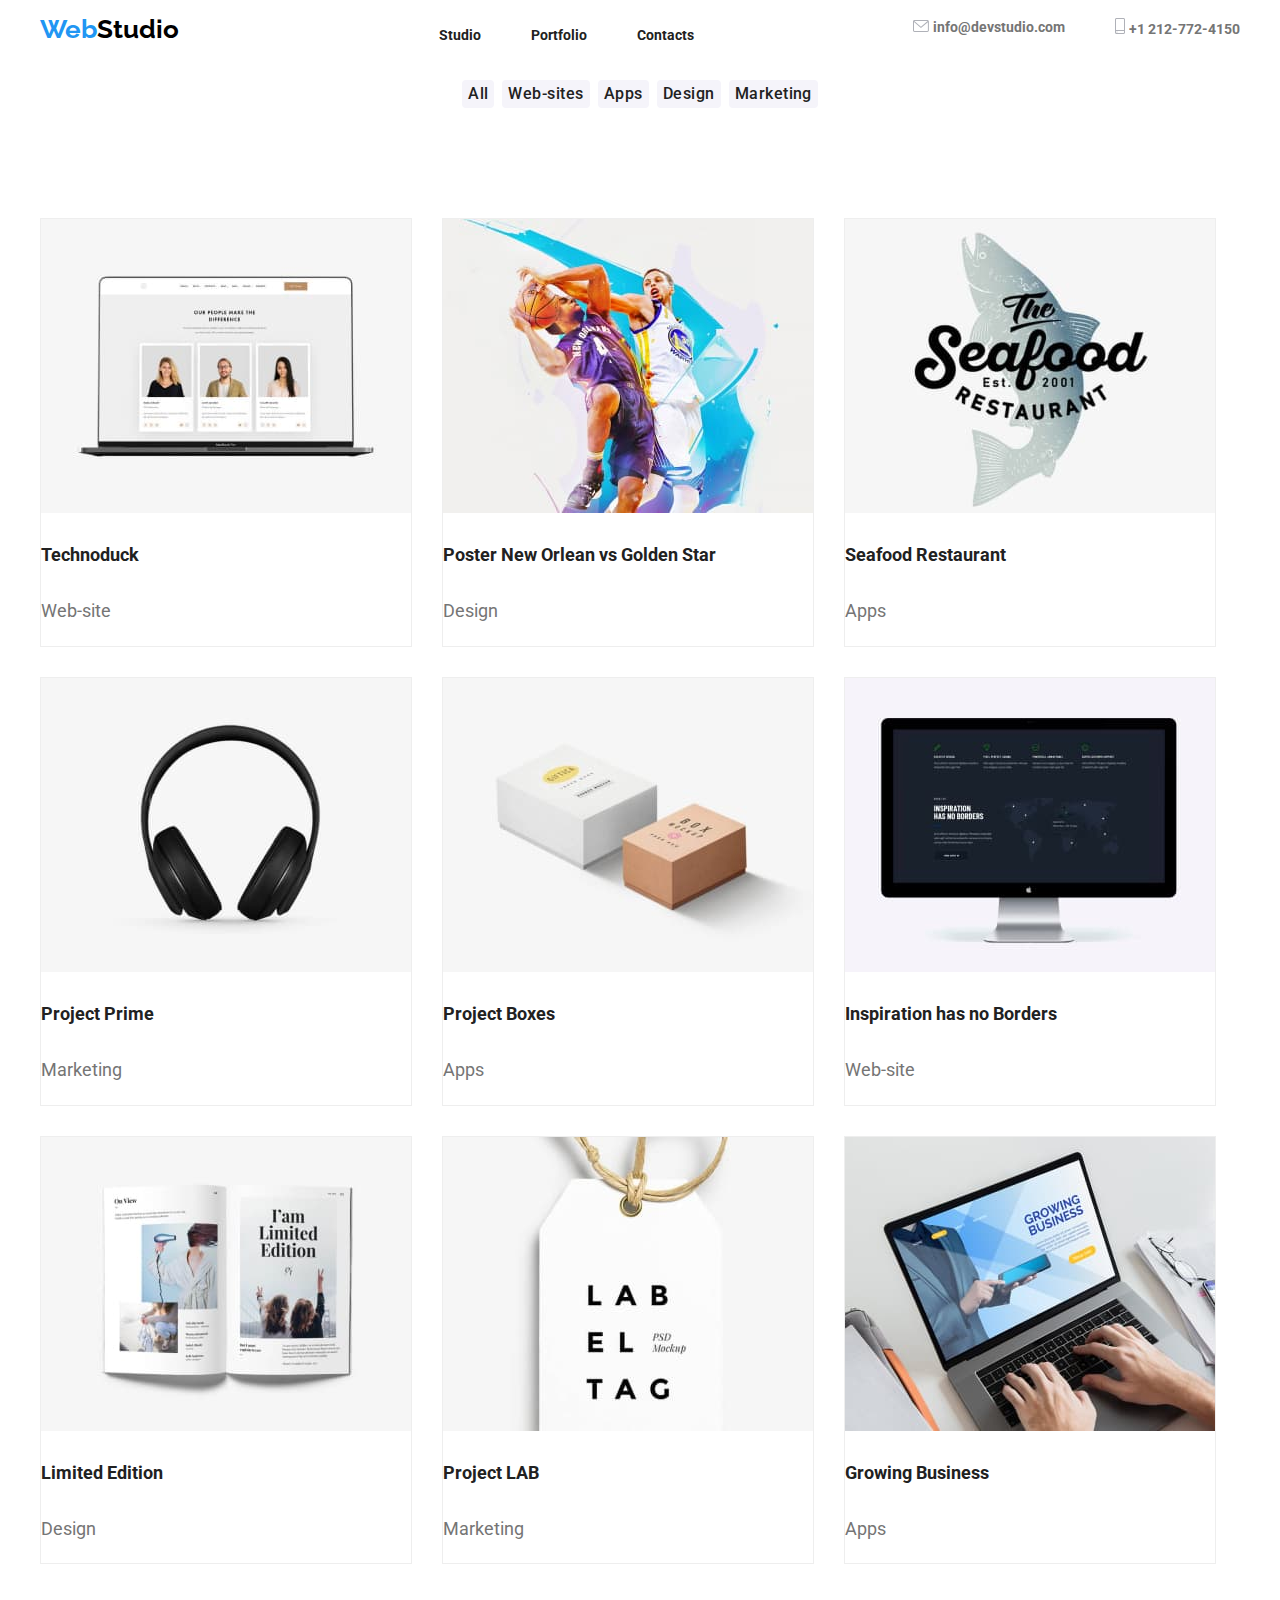
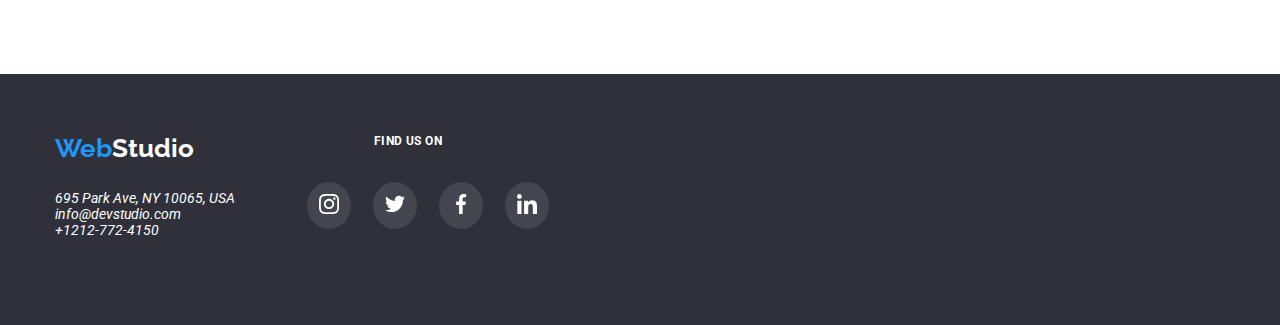
<file: portfolio.html>
<!DOCTYPE html>
<html lang="en">
  <head>
    <meta charset="UTF-8" />
    <meta name="viewport" content="width=device-width, initial-scale=1.0" />
    <title>Portofoliu</title>

    <link rel="stylesheet" href="./css/modern-normalize.css" />
    <link rel="preconnect" href="https://fonts.googleapis.com" />
    <link rel="preconnect" href="https://fonts.gstatic.com" crossorigin />
    <link
      href="https://fonts.googleapis.com/css2?family=Raleway:ital,wght@0,100..900;1,100..900&family=Roboto:ital,wght@0,100;0,300;0,400;0,500;0,700;0,900;1,100;1,300;1,400;1,500;1,700;1,900&display=swap"
      rel="stylesheet"
    />
    <link rel="stylesheet" href="./css/styles.css" />
  </head>
  <!--Header section-->
  <body class="container">
    <header class="header__section">
      <div class="container__header">
        <a href="#"
          ><p class="header_logo"><span class="logo">Web</span>Studio</p>
        </a>
        <nav class="choose_section">
          <ul>
            <li><a class="link" href="index.html">Studio</a></li>
            <li><a class="link" href="portfolio.html">Portfolio</a></li>
            <li><a class="link" href="#">Contacts</a></li>
          </ul>
        </nav>
        <div class="contact_header">
          <div class="svg_contact_header">
            <svg class="header_envelope" width="16" height="12">
              <use
                href="./images/icons.svg/symbol-defs.svg#icon-envelope-opt"
              />
            </svg>
            <a class="send-email" href="mailto:info@devstudio.com"
              >info@devstudio.com</a
            >
          </div>
          <div class="svg_contact_header">
            <svg class="header_phone" width="10" height="16">
              <use
                href="./images/icons.svg/symbol-defs.svg#icon-smartphone-opt"
              />
            </svg>
            <a class="phonecall" href="tel:+12127724150">+1 212-772-4150</a>
          </div>
        </div>
      </div>
    </header>
    <div class="section">
      <button class="buttons" type="button">All</button>
      <button class="buttons" type="button">Web-sites</button>
      <button class="buttons" type="button">Apps</button>
      <button class="buttons" type="button">Design</button>
      <button class="buttons" type="button">Marketing</button>
    </div>
    <div class="cards_flex">
      <ul class="categories">
        <li class="cards">
          <div class="overlay_image">
            <img src="./images/technoduck.jpg" alt="Technology" width="370" />
            <div class="overlay">
              <p class="overlay_p">
                Technoduck is a state-of-the-art coronavirus distribution
                platform. Companies use this platform for digital espionage and
                attacks on competitors' secure servers.
              </p>
            </div>
          </div>
          <p class="subtitle">Technoduck</p>
          <p class="area">Web-site</p>
        </li>
        <li class="cards">
          <div class="overlay_image">
            <img src="./images/poster.jpg" alt="Poster" width="370" />
            <div class="overlay">
              <p class="overlay_p">
                Technoduck is a state-of-the-art coronavirus distribution
                platform. Companies use this platform for digital espionage and
                attacks on competitors' secure servers.
              </p>
            </div>
          </div>
          <p class="subtitle">Poster New Orlean vs Golden Star</p>
          <p class="area">Design</p>
        </li>
        <li class="cards">
          <div class="overlay_image">
            <img src="./images/seafood.jpg" alt="Restaurant" width="370" />

            <div class="overlay">
              <p class="overlay_p">
                Technoduck is a state-of-the-art coronavirus distribution
                platform. Companies use this platform for digital espionage and
                attacks on competitors' secure servers.
              </p>
            </div>
          </div>
          <p class="subtitle">Seafood Restaurant</p>
          <p class="area">Apps</p>
        </li>
        <li class="cards">
          <div class="overlay_image">
            <img src="./images/headphones.jpg" alt="Headphones" width="370" />

            <div class="overlay">
              <p class="overlay_p">
                Technoduck is a state-of-the-art coronavirus distribution
                platform. Companies use this platform for digital espionage and
                attacks on competitors' secure servers.
              </p>
            </div>
          </div>
          <p class="subtitle">Project Prime</p>
          <p class="area">Marketing</p>
        </li>
        <li class="cards">
          <div class="overlay_image">
            <img src="./images/boxes.jpg" alt="Boxes" width="370" />

            <div class="overlay">
              <p class="overlay_p">
                Technoduck is a state-of-the-art coronavirus distribution
                platform. Companies use this platform for digital espionage and
                attacks on competitors' secure servers.
              </p>
            </div>
          </div>
          <p class="subtitle">Project Boxes</p>
          <p class="area">Apps</p>
        </li>
        <li class="cards">
          <div class="overlay_image">
            <img src="./images/monitor.jpg" alt="Researches" width="370" />

            <div class="overlay">
              <p class="overlay_p">
                Technoduck is a state-of-the-art coronavirus distribution
                platform. Companies use this platform for digital espionage and
                attacks on competitors' secure servers.
              </p>
            </div>
          </div>
          <p class="subtitle">Inspiration has no Borders</p>
          <p class="area">Web-site</p>
        </li>
        <li class="cards">
          <div class="overlay_image">
            <img
              src="./images/book.jpg"
              alt="Limited Edition Books"
              width="370"
            />

            <div class="overlay">
              <p class="overlay_p">
                Technoduck is a state-of-the-art coronavirus distribution
                platform. Companies use this platform for digital espionage and
                attacks on competitors' secure servers.
              </p>
            </div>
          </div>
          <p class="subtitle">Limited Edition</p>
          <p class="area">Design</p>
        </li>
        <li class="cards">
          <div class="overlay_image">
            <img
              src="./images/label-tag.jpg"
              alt="Label-tag Promoting"
              width="370"
            />

            <div class="overlay">
              <p class="overlay_p">
                Technoduck is a state-of-the-art coronavirus distribution
                platform. Companies use this platform for digital espionage and
                attacks on competitors' secure servers.
              </p>
            </div>
          </div>
          <p class="subtitle">Project LAB</p>
          <p class="area">Marketing</p>
        </li>
        <li class="cards">
          <div class="overlay_image">
            <img
              src="./images/laptop.jpg"
              alt="Typing on the computer"
              width="370"
            />

            <div class="overlay">
              <p class="overlay_p">
                Technoduck is a state-of-the-art coronavirus distribution
                platform. Companies use this platform for digital espionage and
                attacks on competitors' secure servers.
              </p>
            </div>
          </div>
          <p class="subtitle">Growing Business</p>
          <p class="area">Apps</p>
        </li>
      </ul>
    </div>
    <footer class="container_footer">
      <div class="footer_flex">
        <a href="#">
          <p class="footer_logo"><span class="logo_footer">Web</span>Studio</p>
        </a>
        <address class="address_portfolio">
          695 Park Ave, NY 10065, USA <br />
          info@devstudio.com<br />
          +1212-772-4150
        </address>
      </div>
      <div class="footer_social_media">
        <h5 class="title_footer">FIND US ON</h5>
        <ul class="footer_socialm">
          <li class="icon_footer">
            <svg class="sm_footer" width="20px" height="20px">
              <use
                href="./images/icons.svg/symbol-defs.svg#icon-instagram-opt"
              />
            </svg>
          </li>
          <li class="icon_footer">
            <svg class="sm_footer" width="20px" height="20px">
              <use href="./images/icons.svg/symbol-defs.svg#icon-twitter-opt" />
            </svg>
          </li>
          <li class="icon_footer">
            <svg class="sm_footer" width="20px" height="20px">
              <use
                href="./images/icons.svg/symbol-defs.svg#icon-facebook-opt"
              />
            </svg>
          </li>
          <li class="icon_footer">
            <svg class="sm_footer" width="20px" height="20px">
              <use
                href="./images/icons.svg/symbol-defs.svg#icon-linkedin-opt"
              />
            </svg>
          </li>
        </ul>
      </div>
    </footer>
  </body>
</html>
</file>
<file: css/styles.css>
:root {
  --blue: #2196f3;
  --white: #ffffff;
  --gray: #757575;
  --light-black: #212121;
  --black: #000000;
  --special-gray: #f5f4fa;
  --footer-color: #2f303a;
  --primary-font: 'Roboto', Sans-serif;
  --secondary-font: 'raleway', Sans-serif;
  --background-index: #2f303a;
}

/*Portofolio*/
/*Header section*/
body {
  font-family: var(--primary-font);
  color: var(--white);
}

.header_logo {
  margin-top: 15px;
}
.header__section .container__header {
  display: flex;
  justify-content: space-between;
  margin-bottom: 10px;
}
.logo {
  color: #2196f3;
  text-decoration: none;
}
.header_logo {
  text-decoration-line: none;
  text-decoration: none;
  font-family: var(--secondary-font);
  font-size: 26px;
  font-weight: 700;
  color: var(--black);
}

/*Nav-choose_section*/
.choose_section ul {
  display: flex;
  gap: 50px;
  padding-top: 10px;
}
.choose_section a {
  text-decoration: none;
  color: var(--light-black);
  font-size: 14px;
  font-weight: 700;
  font-family: var(--primary-font);
  position: relative;
}
.choose_section a:hover {
  color: var(--blue);
}
.choose_section a::after,
.choose_section a:after {
  content: '';
  height: 4px;
  border-radius: 20px;
  position: absolute;
  top: 35px;
  left: 0;
  background-color: var(--blue);
  transition-duration: 250ms;
  transition-property: width;
  transition-timing-function: cubic-bezier(0.4, 0, 0.2, 1);
}
.choose_section a:hover::after,
.choose_section a:active::after {
  width: 100%;
}

.send-email {
  text-decoration: none;
  color: var(--gray);
  font-size: 14px;
  font-family: var(--primary-font);
}
.phonecall {
  text-decoration: none;
  color: var(--gray);
  font-size: 14px;
  font-family: var(--primary-font);
}
.contact_header {
  display: flex;
  gap: 50px;
  padding-top: 18px;
  padding-bottom: 18px;
}
.choose_section .link:hover,
.link:focus {
  color: var(--blue);
  transition-timing-function: cubic-bezier(0.4, 0, 0.2, 1);
  transition-duration: 250ms;
}
.send-email:hover,
.send-email:focus {
  color: var(--blue);
  transition-timing-function: cubic-bezier(0.4, 0, 0.2, 1);
  transition-duration: 250ms;
}
.phonecall:hover,
.phonecall:focus {
  color: var(--blue);
  transition-timing-function: cubic-bezier(0.4, 0, 0.2, 1);
  transition-duration: 250ms;
}
/*Div-buttons*/
.buttons {
  font-family: var(--primary-font);
  font-size: 16px;
  font-weight: 500;
  line-height: 26px;
  letter-spacing: 0.03em;
  text-align: center;
  color: var(--light-black);
  background-color: var(--special-gray);
  border: none;
  border-radius: 4px;
  cursor: pointer;
}
.section {
  display: flex;
  justify-content: center;
  gap: 8px;
}
.buttons:hover,
.buttons:focus {
  color: var(--white);
  background-color: var(--blue);
  text-shadow: 10px 10px 10px var(--black);
}

/*List-categories*/
.subtitle {
  font-size: 18px;
  font-family: var(--primary-font);
  color: var(--light-black);
  font-weight: 700;
  line-height: 2;
  text-align: left;
  padding-top: 20px;
}
.area {
  font-family: var(--primary-font);
  font-size: 18px;
  font-weight: 400;
  line-height: 1.8;
  color: var(--gray);
  padding-top: 4px;
}
.categories {
  display: flex;
  gap: 30px;
  padding-top: 94px;
  padding-bottom: 94px;
}
.cards {
  border: 1px solid rgba(238, 238, 238, 1);
}
.cards_flex ul {
  display: flex;
  flex-wrap: wrap;
  padding-left: 0px;
}
.overlay_image {
  position: relative;
  overflow: hidden;
}
.overlay {
  position: absolute;
  top: 0;
  left: 0;
  width: 100%;
  height: 100%;
  transform: translateY(105%);
  background-color: var(--blue);
  color: var(--white);
  transition-duration: 500ms;
  display: flex;
  flex-direction: column;
  justify-content: center;
  align-items: center;
}
.cards:hover .overlay {
  transform: translateY(0);
}
.cards:hover {
  box-shadow: 10px 10px 15px var(--black);
  transition-timing-function: cubic-bezier(0.4, 0, 0.2, 1);
  transition-duration: 250ms;
}
.overlay_p {
  font-size: 18px;
  font-family: var(--primary-font);
  letter-spacing: 0.03em;
  line-height: 28px;
  text-align: left;
}

/*Footer section*/
footer {
  background-color: var(--footer-color);
}
.footer_logo {
  font-family: var(--secondary-font);
  font-size: 26px;
  font-weight: 700;
  color: var(--white);
  text-decoration: none;
}
.logo_footer {
  color: var(--blue);
}
.address_portfolio {
  font-size: 14px;
  color: var(--white);
}
a {
  text-decoration: none;
  font-size: 26px;
  font-weight: 700;
}
.address_portfolio:hover,
.address_portfolio:focus {
  color: var(--blue);
  transition-timing-function: cubic-bezier(0.4, 0, 0.2, 1);
  transition-duration: 250ms;
}
.icon_footer {
  fill: var(--white);
}
/*Index html style*/
/*Header logo*/
.header__section {
  height: 80px;
}
/*.header_phone {
  margin-right: 0;
}
.header_envelope {
  margin-right: 0;
}
*/
.index_logo {
  color: var(--black);
  font-family: var(--secondary-font);
  font-size: 26px;
  font-weight: 700;
}
.first_logo {
  color: var(--blue);
}
.link_index {
  font-family: var(--primary-font);
  font-size: 14px;
  font-weight: 700;
  color: var(--light-black);
  position: relative;
}

.header_navigation {
  display: flex;
  justify-content: space-between;
  gap: 40px;
  padding-top: 10px;
}
.link_index::after {
  content: '';
  height: 4px;
  border-radius: 20px;
  position: absolute;
  top: 35px;
  left: 0;
  background-color: var(--blue);
  transition-duration: 250ms;
  transition-property: width;
  transition-timing-function: cubic-bezier(0.4, 0, 0.2, 1);
}

.link_index:active:after {
  width: 100%;
  color: var(--blue);
}

.index_logo {
  margin-top: 15px;
}
.contact_header {
  display: flex;
  padding-top: 18px;
  padding-bottom: 18px;
}

.link_index {
  margin-top: 40px;
  margin-bottom: 40px;
}

.button_index {
  font-size: 16px;
  line-height: 30px;
  display: flex;
  align-self: center;
}
/* Data modal content  */
.is-hidden {
  opacity: 0;
  visibility: hidden;
  pointer-events: none;
}
.is-hidden [data-modal-content] {
  transform: translate(-50%, -50%) scale(0.5);
}
[data-modal-content] {
  width: 528px;
  height: 581px;
  background-color: var(--white);
  position: relative;
  top: 50%;
  left: 50%;
  transform: translate(-50%, -50%) scale(1);
  transition-duration: 1s;
  padding: 20px;
}
[data-modal] {
  height: 100%;
  width: 100%;
  position: fixed;
  top: 0;
  left: 0;
  background-color: rgba(0, 0, 0, 0.5);
  color: var(--gray);
}

[data-modal-close] {
  position: absolute;
  top: 10px;
  right: 10px;
  border-radius: 100%;
  border-color: rgba(0, 0, 0, 0.1);
  cursor: pointer;
}
/* .button [data-modal-close] {
  width: 30px;
  height: 30px;
} */
[data-modal-close]:hover,
[data-modal-close]:focus {
  color: var(--blue);
}
.modal-title {
  font-family: Roboto;
  font-size: 20px;
  font-weight: 700;
  line-height: 23.44px;
  letter-spacing: 0.03em;
  text-align: center;
}
.modal-form {
  padding-top: 30px;
  display: flex;
  flex-direction: column;
  gap: 12px;
}
.modal-form__position {
  display: flex;
  flex-direction: column;
  font-weight: 400;
  font-size: 12px;
  line-height: 14px;
  letter-spacing: 0.01em;
  color: rgba(117, 117, 117, 1);
  position: relative;
  top: 100px;
}
.modal-form__position svg {
  position: absolute;
  width: 18px;
  height: 18px;
  top: 26px;
  left: 7px;
 
}
.modal-form__input {
  outline: none;
  margin-top: 4px;
  border-radius: 4px;
  height: 35px;
  cursor: pointer;
  border: 1px solid rgba(33, 33, 33, 0.2);
  padding-left: 12px;
}
.modal-form__position input {
  padding-left: 30px;
}
.modal-form__position input:focus + svg,
.modal-form__position input:hover + svg {
  fill: #2196f3;
}
.modal-form__comments {
  outline: none;
  margin-top: 4px;
  border-radius: 4px;
  height: 35px;
  cursor: pointer;
  border: 1px solid rgba(33, 33, 33, 0.2);
  padding-left: 12px;
  padding-top: 5px;
  height: 120px;
}
.modal-form__input:hover,
.modal-form__input:focus,
.modal-form__comments:hover,
.modal-form__comments:focus {
  border-color: #2196f3;
}
.modal-form__checked {
  flex-direction: row;
  align-items: center;
  font-size: 14px;
  font-weight: 400;
  line-height: 24px;
  letter-spacing: 0.03em;
  text-align: left;
  gap: 10px;
  justify-content: center;
}
.condition {
  color: #2196f3;
  font-family: var(--primary-font);
  font-size: 14px;
  line-height: 24px;
  letter-spacing: 0.03em;
 
}

.modal-form__input[type='checkbox'] {
  display: none;
}
.modal-checkbox__position {
  position: relative;
  width: 12px;
  height: 12px;
  border: 1px solid black;
  border-radius: 2px;
}
.modal-form__input[type='checkbox']:checked + .replace-checkbox {
  background-color: #2196f3;
  border-color: #2196f3;
}
.modal-checkbox__position svg {
  position: absolute;
  height: 12px;
  width: 12px;
  top: -1px;
  left: 0px;
  display: none;
  fill: var(--white);
}
.modal-form__input[type='checkbox']:checked + .modal-checkbox__position svg {
  display: block;
}
.modal-form__btn {
  width: 200px;
  height: 50px;
  background-color: #2196f3;
  box-shadow: 0px 4px 4px 0px rgba(0, 0, 0, 0.15);
  outline: none;
  border: none;
  cursor: pointer;
  color: var(--white);
  font-size: 16px;
  font-weight: 700;
  line-height: 30px;
  letter-spacing: 0.06em;
  text-align: center;
  border-radius: 4px;
  margin: 0 auto;
  position: absolute;
  left: 165px;
  top: 490px;px;
}

ul {
  list-style: none;
}
.link_contact {
  font-size: 14px;
  color: var(--gray);
  font-family: var(--primary-font);
  letter-spacing: 0.02em;
}

.link_contact_phone {
  font-size: 14px;
  color: var(--gray);
  font-family: var(--primary-font);
}
.link_index:hover,
.link_index:focus {
  color: var(--blue);
  transition-timing-function: cubic-bezier(0.4, 0, 0.2, 1);
  transition-duration: 250ms;
}

.link_contact:hover,
.link_contact:focus {
  color: var(--blue);
  transition-timing-function: cubic-bezier(0.4, 0, 0.2, 1);
  transition-duration: 250ms;
}
.link_contact_phone:hover,
.link_contact_phone:focus {
  color: var(--blue);
  transition-timing-function: cubic-bezier(0.4, 0, 0.2, 1);
  transition-duration: 250ms;
}

p {
  margin-top: 0%;
}

.main_title {
  height: 100vh;
  display: flex;
  align-items: center;
  flex-direction: column;
  background-color: var(--background-index);
  background-image: linear-gradient(
      rgba(47, 48, 58, 0.4),
      rgba(47, 48, 58, 0.2)
    ),
    url(../images/img-bg.jpg);
  background-size: cover;
  height: 600px;
  width: 1600px;
  background-repeat: no-repeat;
  border-radius: 0%;
  background-position: 50% 50%;
  position: relative;
  right: 200px;
}

.button_index:hover,
.button_index:focus {
  background-color: var(--blue);
  color: var(--white);
  cursor: pointer;
  transition-timing-function: cubic-bezier(0.4, 0, 0.2, 1);
  transition-duration: 250ms;
}
.button_index {
  font-family: var(--primary-font);
  vertical-align: middle;
  padding-top: 10px;
  padding-bottom: 10px;
  padding-right: 19px;
  padding-left: 20px;
  font-size: 16px;
  font-weight: 700;
  line-height: 30px;
  letter-spacing: 0.06em;
  background-color: var(--blue);
  color: var(--white);
  margin-top: 30px;
  border-radius: 4px;
}
h1 {
  margin-top: 150px;
  font-size: 44px;
  letter-spacing: 0.06em;
  line-height: 60px;
  text-align: center;
  font-family: var(--primary-font);
  font-weight: 900;
}
.icons {
  display: flex;
  justify-content: space-around;
  margin-top: 94px;
  margin-bottom: 30px;
  gap: 30px;
}
.section_div {
  color: var(--light-black);
  font-family: var(--primary-font);
  font-weight: 700;
  margin-top: -60px;
}
.paragraph {
  color: var(--gray);
  font-size: 14px;
  font-weight: 400;
}
.information {
  color: var(--light-black);
  font-size: 36px;
  font-weight: 700;
  text-align: center;
}
/*Last Part-Team*/
.shadow_cards {
  box-shadow: 0px 2px 1px 0px rgba(0, 0, 0, 0.2);
  box-shadow: 0px 1px 1px 0px rgba(0, 0, 0, 0.14);
  box-shadow: 0px 1px 3px 0px rgba(0, 0, 0, 0.12);
  background-color: white;
  transition-timing-function: cubic-bezier(0.4, 0, 0.2, 1);
  transition-duration: 250ms;
}

.social_media {
  display: flex;
  justify-content: space-around;
  margin-top: 16px;
}
.team_member {
  font-size: 16px;
  font-weight: 700;
  color: var(--light-black);
  text-align: center;
  margin-top: 30px;
  font-family: var(--primary-font);
  letter-spacing: 0.03em;
}
.member_profession {
  font-size: 16px;
  color: var(--gray);
  text-align: center;
  margin-top: 10px;
  font-family: var(--primary-font);
  letter-spacing: 0.03em;
}
h2 {
  color: var(--light-black);
  font-size: 36px;
  font-family: var(--primary-font);
  text-align: center;
  margin-bottom: -100px;
  /* position: relative;
  top: -90px;*/
}
/*Footer */
.first_part_logo {
  color: var(--blue);
}

.l_footer {
  color: var(--white);
  font-family: var(--secondary-font);
}
.address_index {
  font-family: var(--primary-font);
  font-size: 14px;
  color: var(--white);
}
.address_index:hover,
.address_index:focus {
  color: var(--blue);
  transition-timing-function: cubic-bezier(0.4, 0, 0.2, 1);
  transition-duration: 250ms;
}

.container {
  width: 1200px;
  margin-left: auto;
  margin-right: auto;
}

.details_paragraph {
  display: flex;
  justify-content: space-between;
  margin-top: 94px;
  margin-bottom: 94px;
}
.p_section {
  margin-left: 0px;
}
.index_h2 {
  font-family: var(--primary-font);
  font-size: 36px;
  letter-spacing: 0.03em;
  margin-top: 94px;
  margin-bottom: 50px;
}
.pictures_second_part {
  display: flex;
  gap: 30px;
  margin-bottom: 94px;
}
,
.paragraph_info {
  position: absolute;
}
.paragraph_info > .arrange {
  overflow: hidden;
  list-style: none;
  display: flex;
  justify-content: space-around;
  position: relative;
  top: -78px;
  left: 0;
  font-size: 14px;
  font-family: var(--primary-font);
  letter-spacing: 0.03em;
  color: var(--white);
  align-items: center;

  width: 370px;
  height: 70px;
  background-color: rgba(47, 48, 58, 0.8);
}
.title {
  background-color: rgba(47, 48, 58, 0.8);
  height: 70px;
  width: 370px;
  display: flex;
  align-items: center;
  justify-content: center;
  position: relative;
  top: -33px;
}

.team_last {
  display: flex;
  justify-content: space-between;
  gap: 30px;
  margin-top: 186px;
  margin-bottom: 94px;
  width: 1170px;
  height: 428px;
  padding-left: 15px;
}

.last_part_index {
  background-color: rgb(224, 224, 235);
  height: 700px;
  max-width: 1600px;
}
.customers_loyalty {
  display: flex;
  justify-content: space-between;
  margin-top: 186px;
  margin-bottom: 94px;
}
.end_index {
  width: auto;
  font-size: 36px;
  font-family: var(--primary-font);
  font-weight: 700px;
}
.reg_customers {
  margin: 16px 32px;
}
.brand_customers {
  width: 170px;
  height: 92px;
  border: 1px solid rgba(175, 177, 184, 1);
  border-radius: 4px;
}

/*FOOTER INDEX */
.container_footer {
  display: flex;
  flex-direction: row;
  width: 1600px;
  height: 251px;
  position: relative;
  right: 200px;
}
.footer_flex {
  display: flex;
  flex-direction: column;
  justify-content: left;
  margin-left: 215px;
  margin-top: 60px;
}
.footer_social_media {
  width: 206px;
  height: 80px;
  display: flex;
  flex-direction: column;
  justify-content: center;
  margin-top: 65px;
  align-items: center;
  margin-left: 70px;
  font-size: 14px;
  letter-spacing: 0.03em;
  font-family: var(--primary-font);
}
.footer_socialm {
  display: flex;
  gap: 22px;
}
.footer_socialm li {
  padding: 12px;
  border-radius: 100%;
  background-color: rgba(255, 255, 255, 0.1);
  display: block;
}
.social_media a {
  padding: 12px;
  border-radius: 100%;
  background-color: var(--white);
}
.social_media a:hover,
.social_media a:focus {
  fill: var(--white);
  background-color: var(--blue);
  transition-timing-function: cubic-bezier(0.4, 0, 0.2, 1);
  transition-duration: 250ms;
}
.customers_loyalty li:hover,
.customers_loyalty li:focus {
  border-color: var(--blue);
  transition-timing-function: cubic-bezier(0.4, 0, 0.2, 1);
  transition-duration: 250ms;
}

.reg_customers:hover,
.reg_customers:focus {
  fill: var(--blue);
  border-radius: solid 1px var(--blue);
  transition-timing-function: cubic-bezier(0.4, 0, 0.2, 1);
  transition-duration: 250ms;
}

.social_media a {
  fill: #afb1b8;
}

.footer_socialm li:hover,
.footer_socialm li:focus {
  fill: var(--white);
  background-color: var(--blue);
  transition-timing-function: cubic-bezier(0.4, 0, 0.2, 1);
  transition-duration: 250ms;
}
.sm_footer:hover,
.sm_footer:focus {
  fill: var(--white);
  transition-timing-function: cubic-bezier(0.4, 0, 0.2, 1);
  transition-duration: 250ms;
}
.reg_customers {
  fill: rgba(175, 177, 184, 1);
}

.icon_footer a {
  fill: rgba(175, 177, 184, 1);
}

.header_envelope {
  fill: rgba(175, 177, 184, 1);
}
.header_phone {
  fill: rgba(175, 177, 184, 1);
}
.header_phone:hover,
.header_phone:focus {
  fill: var(--white);
  background-color: var(--blue);
  transition-timing-function: cubic-bezier(0.4, 0, 0.2, 1);
  transition-duration: 250ms;
}
.header_envelope:hover,
.header_envelope:focus {
  fill: var(--white);
  background-color: var(--blue);
  transition-timing-function: cubic-bezier(0.4, 0, 0.2, 1);
  transition-duration: 250ms;
}
</file>
